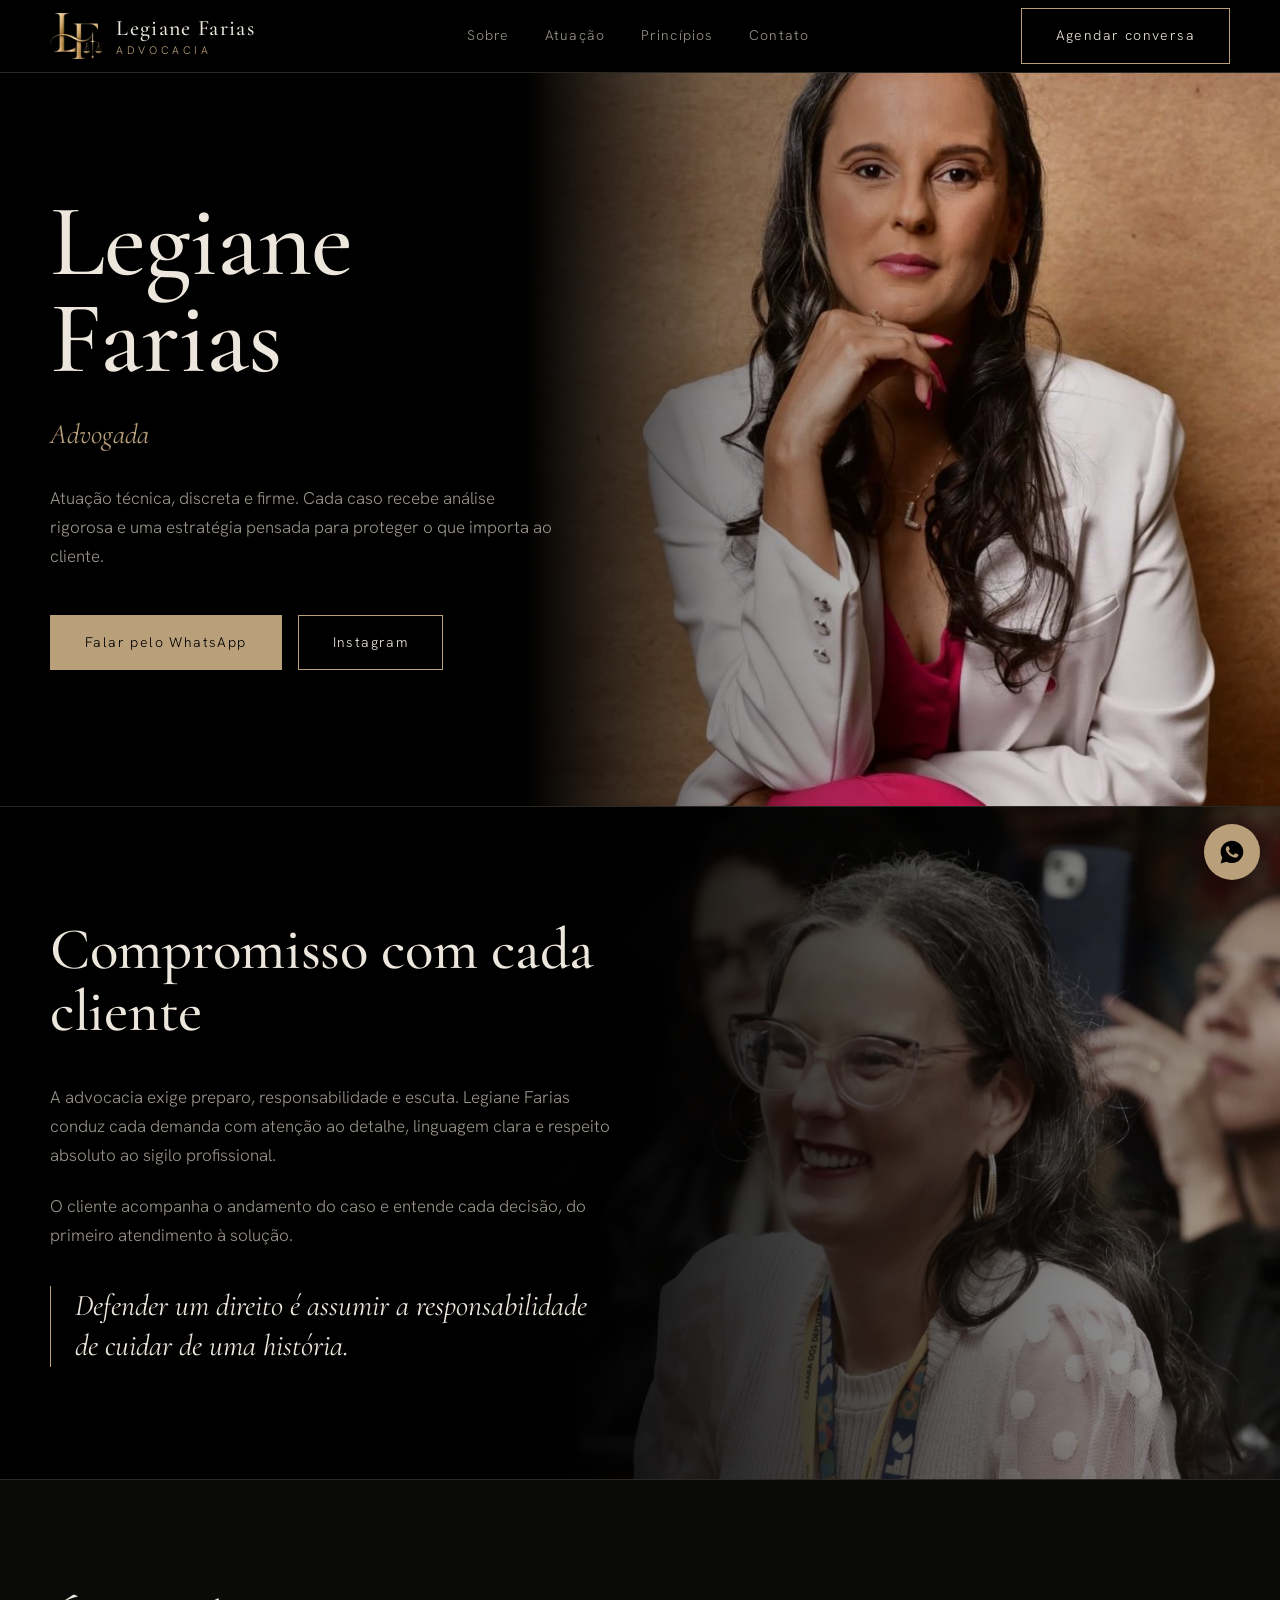
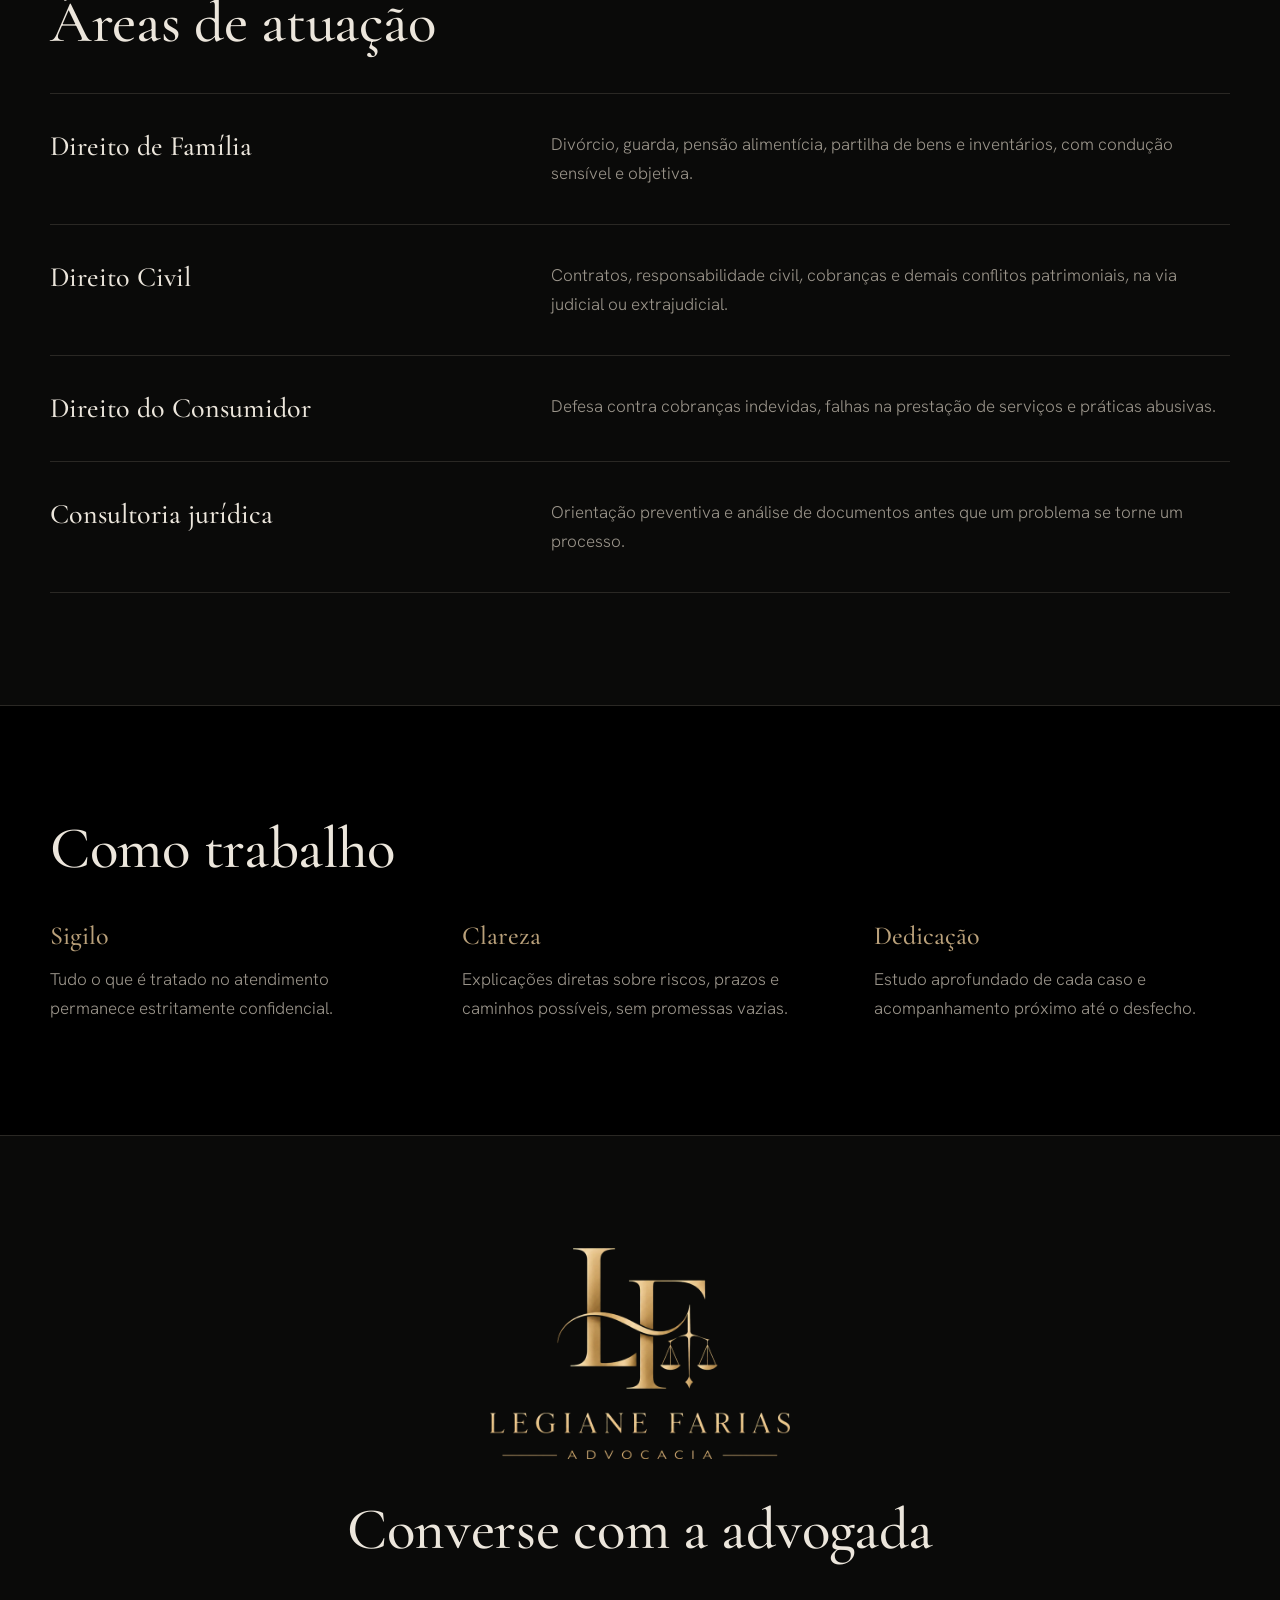
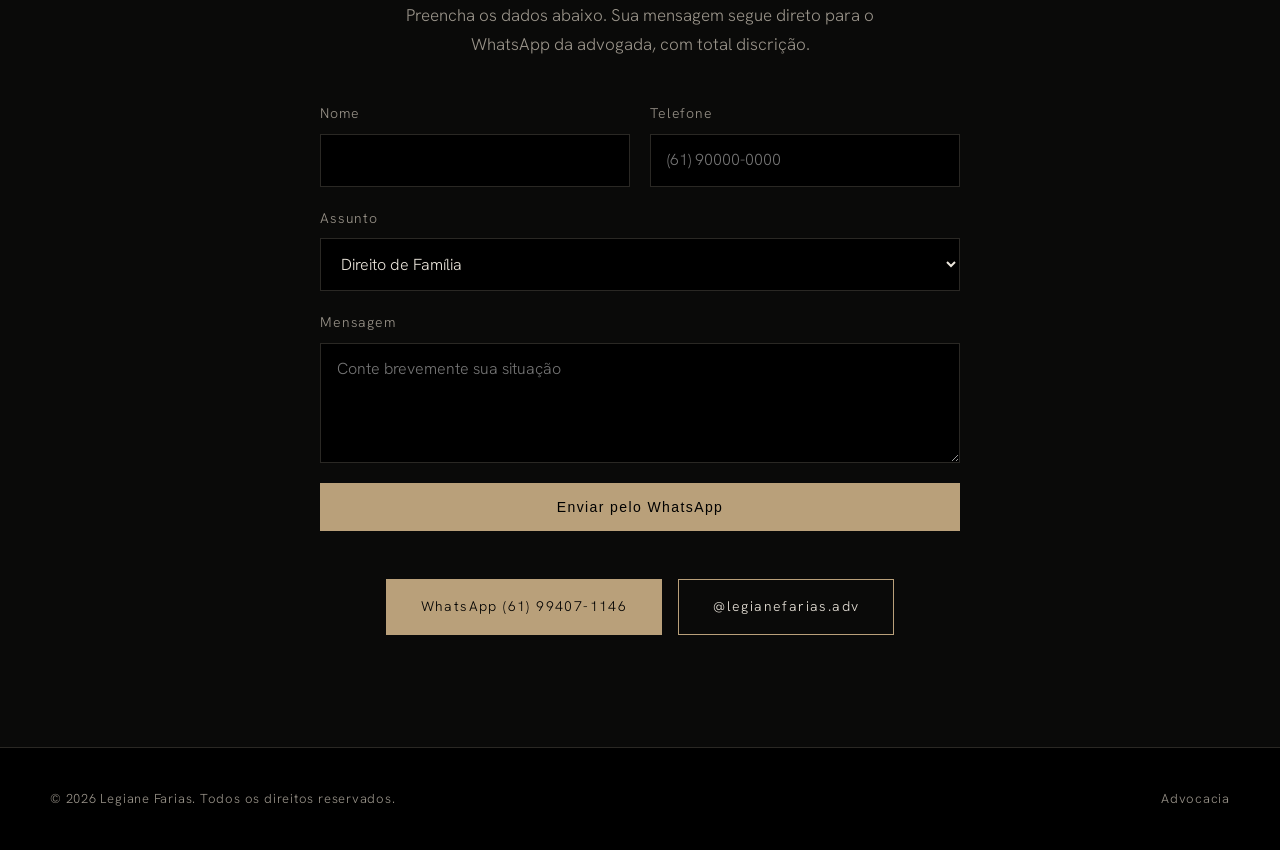
<file: index.html>
<!DOCTYPE html>
<html lang="pt-BR">
<head>
<meta charset="utf-8">
<meta name="viewport" content="width=device-width, initial-scale=1, viewport-fit=cover">
<title>Legiane Farias | Advocacia</title>
<meta name="description" content="Legiane Farias, advogada. Atendimento sério, sigiloso e dedicado a cada caso.">
<link rel="preconnect" href="https://fonts.googleapis.com">
<link rel="preconnect" href="https://fonts.gstatic.com" crossorigin>
<link href="https://fonts.googleapis.com/css2?family=Cormorant+Garamond:wght@400;500;600&family=Hanken+Grotesk:wght@300;400;500&display=swap" rel="stylesheet">
<style>
:root{color-scheme:dark;--bg:#000;--bg2:#0a0a09;--ink:#ece6dc;--mute:#9a948a;--line:#2a2824;--ac:#b9a07a;
--serif:'Cormorant Garamond',Georgia,'Times New Roman',serif;--sans:'Hanken Grotesk',system-ui,-apple-system,'Segoe UI',sans-serif;
box-sizing:border-box;padding-top:env(safe-area-inset-top,0px);padding-bottom:env(safe-area-inset-bottom,0px)}
*,*::before,*::after{box-sizing:inherit}
html{scroll-behavior:smooth;scroll-padding-top:80px}
body{margin:0;background:var(--bg);color:var(--ink);font:300 17px/1.7 var(--sans);-webkit-font-smoothing:antialiased}
a{color:inherit;text-decoration:none}
:focus-visible{outline:2px solid var(--ac);outline-offset:4px}
.wrap{width:min(1180px,100% - 48px);margin-inline:auto}
header{position:sticky;top:0;z-index:20;background:rgba(0,0,0,.88);backdrop-filter:blur(10px);border-bottom:1px solid var(--line)}
.nav{display:flex;justify-content:space-between;align-items:center;height:72px}
.brand{display:flex;align-items:center;gap:14px;font:500 22px/1 var(--serif);letter-spacing:.06em}.brand .mark{height:46px;width:auto;flex:none}.brand small{display:block;margin-top:6px;font:300 11px/1 var(--sans);letter-spacing:.32em;color:var(--ac)}
.nav ul{display:flex;gap:36px;list-style:none;margin:0;padding:0;font-size:14px;letter-spacing:.08em}
.nav ul a{color:var(--mute);transition:color .2s}.nav ul a:hover{color:var(--ink)}
.btn{display:inline-block;padding:15px 34px;border:1px solid var(--ac);color:var(--ink);font-size:14px;letter-spacing:.1em;transition:background .25s,color .25s}
.btn:hover{background:var(--ac);color:#000}
.btn.solid{background:var(--ac);color:#000}.btn.solid:hover{background:var(--ink);border-color:var(--ink)}
.hero{display:grid;grid-template-columns:1.4fr .6fr;gap:64px;align-items:center;padding:96px 0 112px}
.hero h1{font:500 clamp(54px,8vw,112px)/.95 var(--serif);margin:0 0 28px;letter-spacing:-.01em}
.hero .role{font:400 clamp(20px,2.4vw,28px)/1.3 var(--serif);color:var(--ac);font-style:italic;margin:0 0 32px}
.hero p.lead{max-width:30em;color:var(--mute);margin:0 0 44px}
.hero .acts{display:flex;gap:16px;flex-wrap:wrap}
.portrait{position:relative;width:100%;max-width:340px;justify-self:end;margin-right:24px}
.portrait::before{content:"";position:absolute;inset:24px -24px -24px 24px;border:1px solid var(--ac);opacity:.55}
.portrait img{position:relative;display:block;width:100%;height:auto}
.hero>*{animation:rise 1.1s cubic-bezier(.2,.7,.2,1) both}.hero>.portrait{animation-delay:.25s}
@keyframes rise{from{opacity:0;transform:translateY(24px)}to{opacity:1;transform:none}}
section{padding:112px 0;border-top:1px solid var(--line)}
h2{font:500 clamp(36px,4.6vw,60px)/1.05 var(--serif);margin:0 0 40px;letter-spacing:-.005em}
.about{display:grid;grid-template-columns:300px 1fr;gap:80px;align-items:center}
.about img{width:100%;height:auto;filter:grayscale(.35) contrast(1.05)}
.about p{color:var(--mute);max-width:36em;margin:0 0 22px}
.about p.q{font:italic 400 clamp(22px,2.6vw,30px)/1.35 var(--serif);color:var(--ink);border-left:1px solid var(--ac);padding-left:24px;margin:36px 0 0}
.areas{background:var(--bg2)}
.list{border-top:1px solid var(--line)}
.row{display:grid;grid-template-columns:minmax(200px,.8fr) 1.2fr;gap:48px;padding:36px 0;border-bottom:1px solid var(--line)}
.row h3{font:500 28px/1.2 var(--serif);margin:0}
.row p{margin:0;color:var(--mute);max-width:40em}
.pillars{display:grid;grid-template-columns:repeat(3,1fr);gap:56px}
.pillars h3{font:500 26px/1.2 var(--serif);color:var(--ac);margin:0 0 14px}
.pillars p{margin:0;color:var(--mute)}
.contact{text-align:center;background:var(--bg2)}
.contact h2{max-width:14em;margin-inline:auto}
.contact p{color:var(--mute);max-width:32em;margin:0 auto 44px}
.contact .acts{display:flex;gap:16px;justify-content:center;flex-wrap:wrap}
footer{padding:40px 0;border-top:1px solid var(--line);color:var(--mute);font-size:13px;letter-spacing:.06em}
footer .wrap{display:flex;justify-content:space-between;gap:16px;flex-wrap:wrap}
.wa{position:fixed;right:20px;bottom:calc(20px + env(safe-area-inset-bottom,0px));z-index:30;width:56px;height:56px;border-radius:50%;background:var(--ac);display:grid;place-items:center;box-shadow:0 8px 24px rgba(0,0,0,.6)}
.wa svg{width:28px;height:28px;fill:#000}
@media(max-width:900px){
 .nav ul{display:none}
 .hero,.about{grid-template-columns:1fr;gap:56px}.hero{padding:56px 0 80px}
 .portrait{order:-1;max-width:170px;justify-self:start;margin-right:16px}.portrait::before{inset:14px -14px -14px 14px}.about img{max-width:190px}.hero h1{font-size:46px;margin-bottom:20px}.hero{gap:40px;padding:40px 0 64px}h2{font-size:34px;margin-bottom:28px}.about{gap:36px}
 section{padding:80px 0}.row{grid-template-columns:1fr;gap:12px}.pillars{grid-template-columns:1fr;gap:40px}
}
.wf{display:grid;grid-template-columns:1fr 1fr;gap:20px;max-width:640px;margin:0 auto 48px;text-align:left}
.wf label{display:block;font-size:14px;letter-spacing:.06em;color:var(--mute)}
.wf .full{grid-column:1/-1}
.wf input,.wf select,.wf textarea{display:block;width:100%;margin-top:8px;padding:14px 16px;background:#000;color:var(--ink);border:1px solid var(--line);border-radius:0;font:300 16px/1.4 var(--sans)}
.wf input:focus,.wf select:focus,.wf textarea:focus{outline:none;border-color:var(--ac)}
.wf button{cursor:pointer}
.biglogo{display:block;width:min(300px,72%);height:auto;margin:0 auto 40px}
.herobg{position:relative;overflow:hidden;isolation:isolate}
.herobg::after{content:"";position:absolute;inset:0;z-index:-1;background:linear-gradient(90deg,#000 0,#000 41%,rgba(0,0,0,.45) 56%,rgba(0,0,0,.12) 80%)}
.herobg .portrait{position:absolute;top:0;right:0;bottom:0;left:40%;width:auto;max-width:none;margin:0;justify-self:stretch;align-self:stretch;z-index:-1;animation:none}
.herobg .portrait::before{display:none}
.herobg .portrait img{position:absolute;inset:0;width:100%;height:100%;object-fit:cover;object-position:50% 20%}
.herobg .hero{grid-template-columns:minmax(0,620px);padding:120px 0 136px}
#sobre{position:relative;overflow:hidden;isolation:isolate}
#sobre::after{content:"";position:absolute;inset:0;z-index:-1;background:linear-gradient(90deg,#000 0,#000 42%,rgba(0,0,0,.3) 100%)}
#sobre .about{grid-template-columns:minmax(0,560px)}
#sobre .about img{position:absolute;top:0;right:0;width:58%;max-width:none;height:100%;object-fit:cover;object-position:50% 30%;z-index:-1}
@media(max-width:900px){
.herobg::after{background:linear-gradient(180deg,rgba(0,0,0,.05) 0,#000 440px)}
.herobg .portrait{left:0;bottom:auto;height:460px}
.herobg .hero{padding:320px 0 72px}
#sobre::after{background:rgba(0,0,0,.78)}
#sobre .about img{width:100%}
#sobre .about{grid-template-columns:1fr}
.nav .btn{padding:10px 14px;font-size:12px;white-space:nowrap}
.brand{font-size:19px;white-space:nowrap}.brand .mark{height:40px}
}
@media(max-width:600px){.wf{grid-template-columns:1fr}}
@media(prefers-reduced-motion:reduce){*{animation:none!important;transition:none!important;scroll-behavior:auto!important}}
</style>
</head>
<body>
<header><div class="wrap nav">
 <a href="#topo" class="brand" aria-label="Legiane Farias, Advocacia"><img class="mark" src="[data-uri]" alt=""><span>Legiane Farias<small>ADVOCACIA</small></span></a>
 <ul><li><a href="#sobre">Sobre</a></li><li><a href="#atuacao">Atuação</a></li><li><a href="#principios">Princípios</a></li><li><a href="#contato">Contato</a></li></ul>
 <a class="btn" href="https://wa.me/5561994071146" target="_blank" rel="noopener">Agendar conversa</a>
</div></header>

<main id="topo">
<div class="herobg"><div class="wrap hero">
 <div>
  <h1>Legiane<br>Farias</h1>
  <p class="role">Advogada</p>
  <p class="lead">Atuação técnica, discreta e firme. Cada caso recebe análise rigorosa e uma estratégia pensada para proteger o que importa ao cliente.</p>
  <div class="acts">
   <a class="btn solid" href="https://wa.me/5561994071146?text=Ol%C3%A1%2C%20Dra.%20Legiane.%20Gostaria%20de%20agendar%20uma%20conversa." target="_blank" rel="noopener">Falar pelo WhatsApp</a>
   <a class="btn" href="https://www.instagram.com/legianefarias.adv/" target="_blank" rel="noopener">Instagram</a>
  </div>
 </div>
 <div class="portrait"><img src="[data-uri]" alt="Retrato da advogada Legiane Farias, de blazer branco" width="900" height="1199"></div>
</div></div>

<section id="sobre"><div class="wrap about">
 <img src="[data-uri]" alt="Legiane Farias sorrindo durante um evento" width="900" height="1200" loading="lazy">
 <div>
  <h2>Compromisso com cada cliente</h2>
  <p>A advocacia exige preparo, responsabilidade e escuta. Legiane Farias conduz cada demanda com atenção ao detalhe, linguagem clara e respeito absoluto ao sigilo profissional.</p>
  <p>O cliente acompanha o andamento do caso e entende cada decisão, do primeiro atendimento à solução.</p>
  <p class="q">Defender um direito é assumir a responsabilidade de cuidar de uma história.</p>
 </div>
</div></section>

<section id="atuacao" class="areas"><div class="wrap">
 <h2>Áreas de atuação</h2>
 <div class="list">
  <div class="row"><h3>Direito de Família</h3><p>Divórcio, guarda, pensão alimentícia, partilha de bens e inventários, com condução sensível e objetiva.</p></div>
  <div class="row"><h3>Direito Civil</h3><p>Contratos, responsabilidade civil, cobranças e demais conflitos patrimoniais, na via judicial ou extrajudicial.</p></div>
  <div class="row"><h3>Direito do Consumidor</h3><p>Defesa contra cobranças indevidas, falhas na prestação de serviços e práticas abusivas.</p></div>
  <div class="row"><h3>Consultoria jurídica</h3><p>Orientação preventiva e análise de documentos antes que um problema se torne um processo.</p></div>
 </div>
</div></section>

<section id="principios"><div class="wrap">
 <h2>Como trabalho</h2>
 <div class="pillars">
  <div><h3>Sigilo</h3><p>Tudo o que é tratado no atendimento permanece estritamente confidencial.</p></div>
  <div><h3>Clareza</h3><p>Explicações diretas sobre riscos, prazos e caminhos possíveis, sem promessas vazias.</p></div>
  <div><h3>Dedicação</h3><p>Estudo aprofundado de cada caso e acompanhamento próximo até o desfecho.</p></div>
 </div>
</div></section>

<section id="contato" class="contact"><div class="wrap">
 <img class="biglogo" src="[data-uri]" alt="Legiane Farias Advocacia" loading="lazy">
 <h2>Converse com a advogada</h2>
 <p>Preencha os dados abaixo. Sua mensagem segue direto para o WhatsApp da advogada, com total discrição.</p>
 <form id="wf" class="wf">
  <label>Nome<input name="nome" required autocomplete="name"></label>
  <label>Telefone<input name="tel" type="tel" required autocomplete="tel" placeholder="(61) 90000-0000"></label>
  <label class="full">Assunto<select name="assunto"><option>Direito de Família</option><option>Direito Civil</option><option>Direito do Consumidor</option><option>Consultoria jurídica</option><option>Outro assunto</option></select></label>
  <label class="full">Mensagem<textarea name="msg" rows="4" placeholder="Conte brevemente sua situação"></textarea></label>
  <button class="btn solid full" type="submit">Enviar pelo WhatsApp</button>
 </form>
 <div class="acts">
  <a class="btn solid" href="https://wa.me/5561994071146?text=Ol%C3%A1%2C%20Dra.%20Legiane.%20Gostaria%20de%20agendar%20uma%20conversa." target="_blank" rel="noopener">WhatsApp (61) 99407-1146</a>
  <a class="btn" href="https://www.instagram.com/legianefarias.adv/" target="_blank" rel="noopener">@legianefarias.adv</a>
 </div>
</div></section>
</main>

<footer><div class="wrap"><span>© 2026 Legiane Farias. Todos os direitos reservados.</span><span>Advocacia</span></div></footer>

<a class="wa" href="https://wa.me/5561994071146" target="_blank" rel="noopener" aria-label="Falar pelo WhatsApp">
<svg viewBox="0 0 32 32" aria-hidden="true"><path d="M16 3C8.8 3 3 8.7 3 15.8c0 2.4.7 4.700 1.900 6.600L3 29l6.800-1.800c1.800 1 3.900 1.500 6.100 1.500 7.200 0 13-5.700 13-12.900C29 8.700 23.200 3 16 3zm6.600 17.800c-.3.800-1.600 1.500-2.200 1.600-.6.100-1.300.1-2.100-.1-.5-.2-1.200-.4-2-.8-3.500-1.500-5.800-5-6-5.300-.2-.2-1.400-1.900-1.400-3.600 0-1.700.9-2.500 1.200-2.900.3-.3.700-.4.900-.4h.6c.2 0 .5-.1.800.6l1 2.400c.1.200.1.400 0 .6l-.4.600-.5.600c-.2.200-.4.400-.2.800.2.400 1 1.600 2.100 2.600 1.400 1.200 2.600 1.600 3 1.800.4.200.6.200.8-.1.200-.3.900-1.100 1.200-1.400.3-.4.500-.3.900-.2l2.300 1.100c.4.200.6.300.7.500.1.200.1 1-.3 1.800z"/></svg></a>
<script>
document.getElementById('wf').addEventListener('submit',function(e){
 e.preventDefault();var f=e.target;
 var t='Olá, Dra. Legiane. Meu nome é '+f.nome.value.trim()+'.\nTelefone: '+f.tel.value.trim()+'\nAssunto: '+f.assunto.value+(f.msg.value.trim()?'\nMensagem: '+f.msg.value.trim():'');
 window.open('https://wa.me/5561994071146?text='+encodeURIComponent(t),'_blank','noopener');
});
</script>
</body>
</html>
</file>
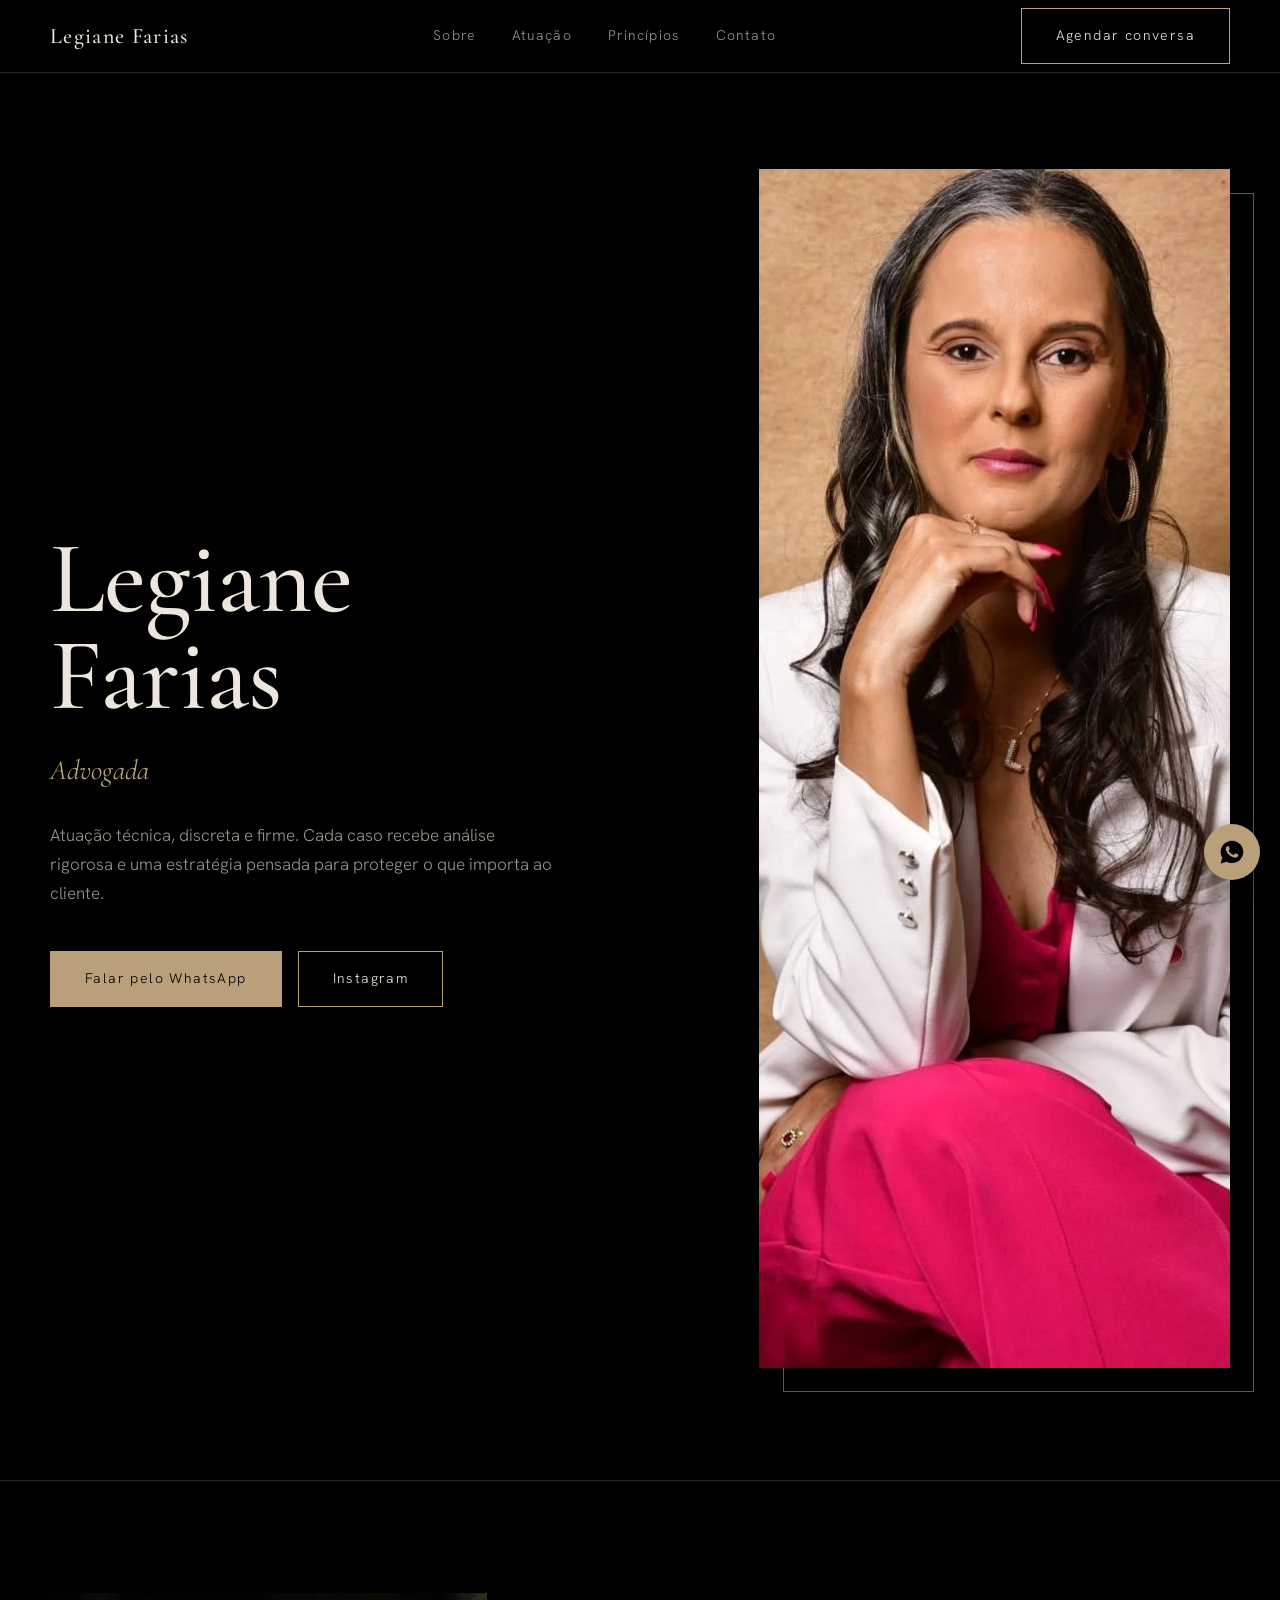
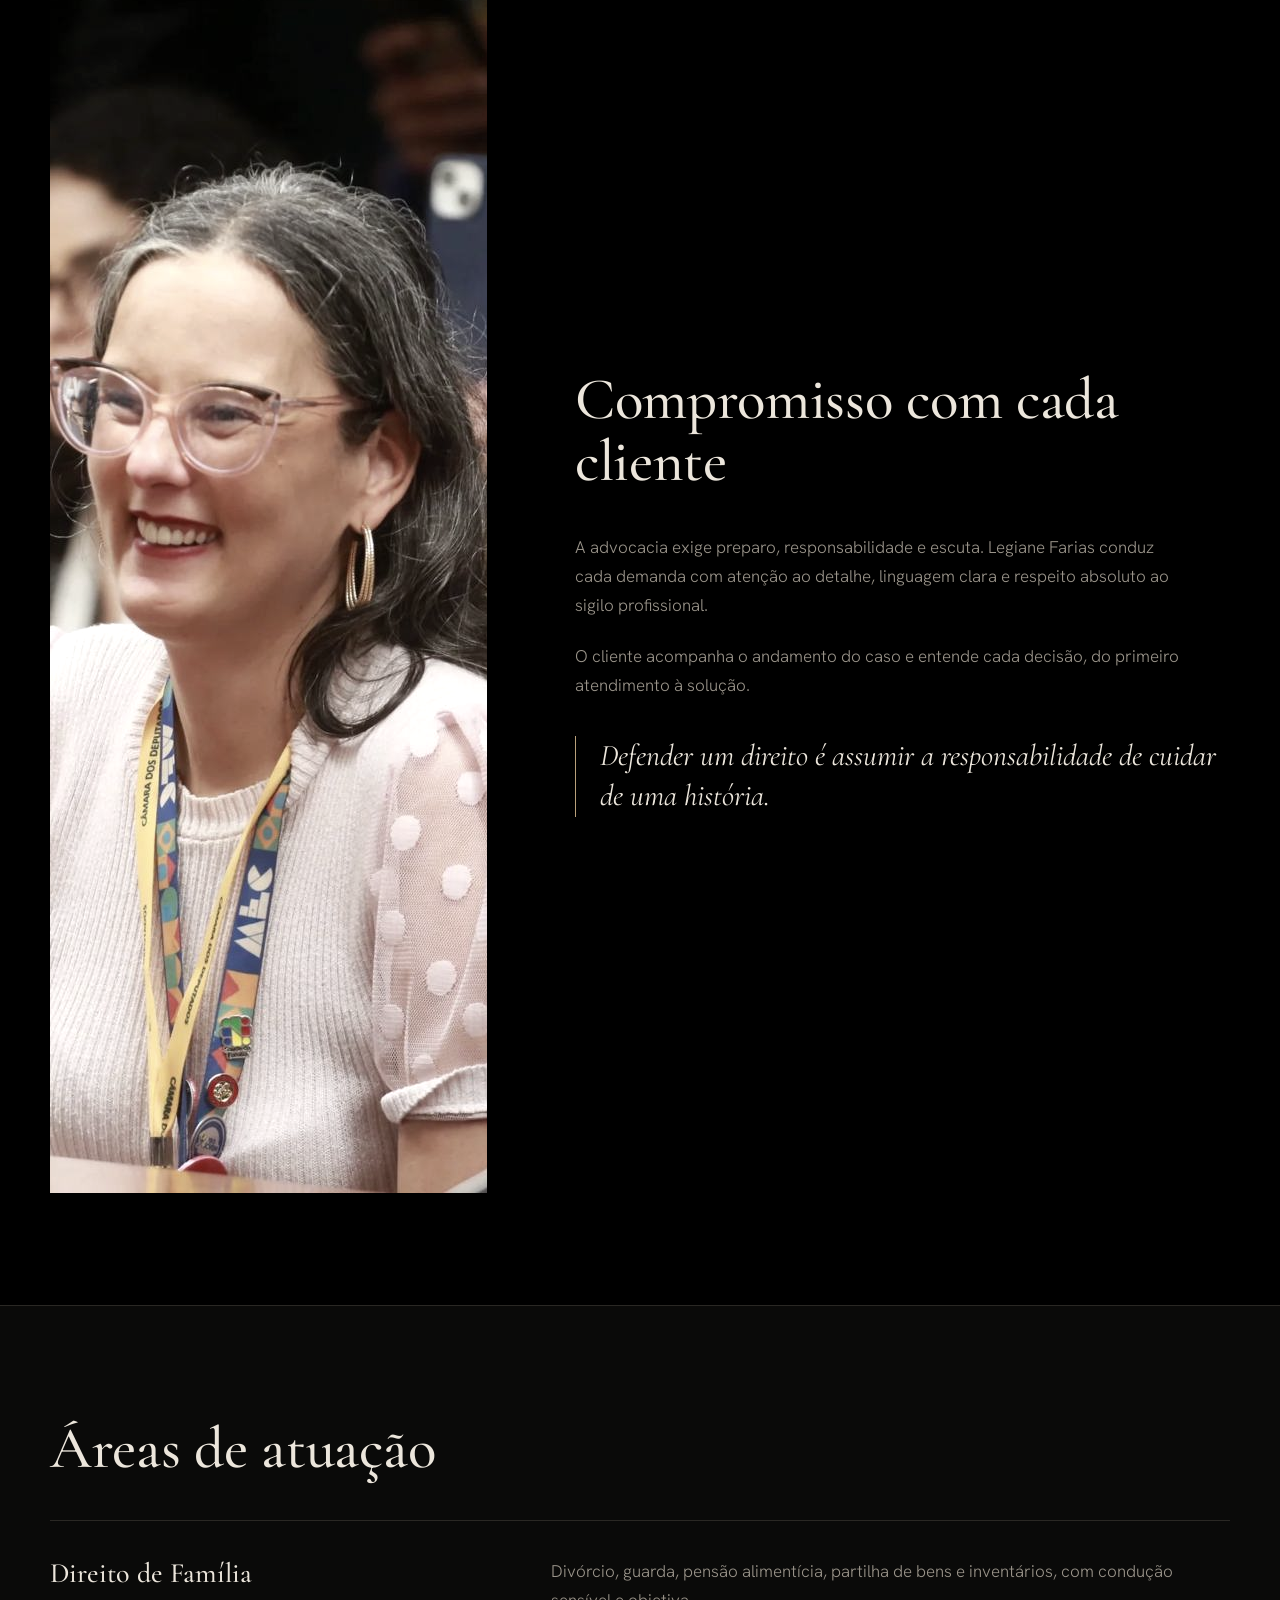
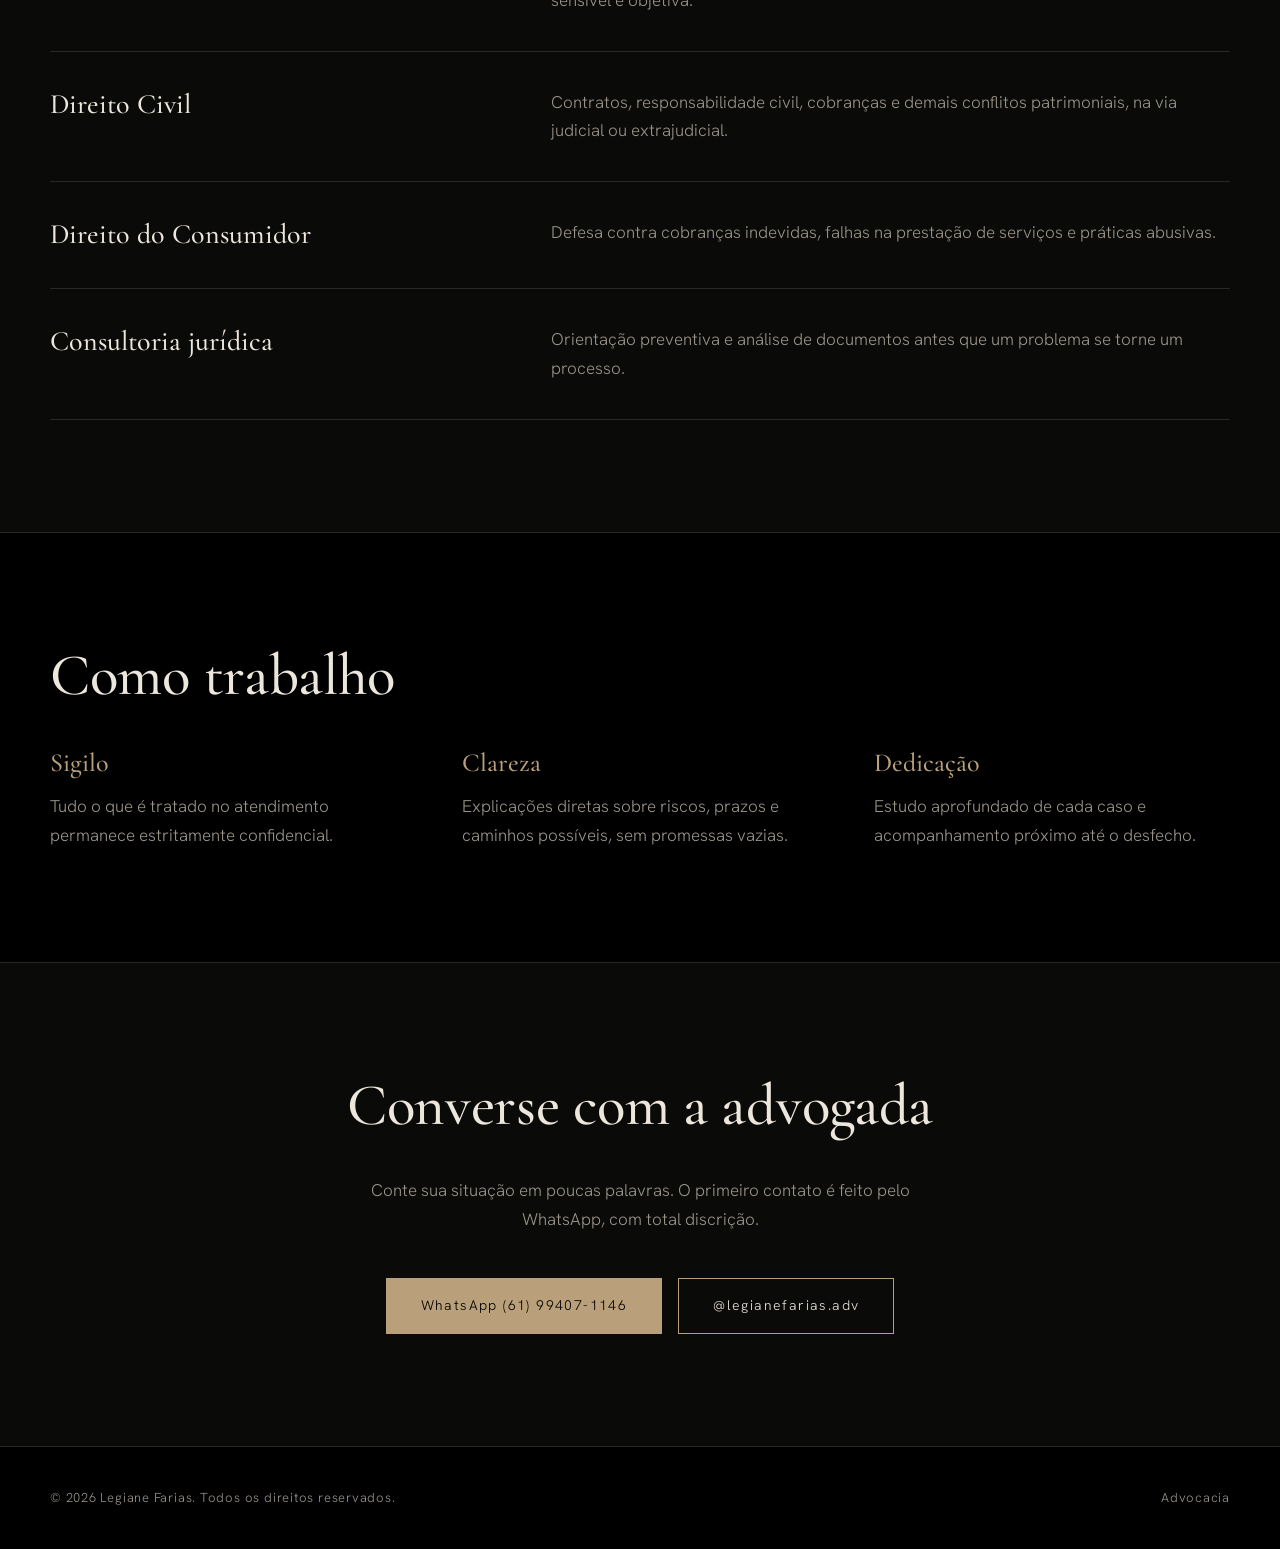
<file: Legiane Farias _ Advocacia.html>
<!DOCTYPE html>
<html lang="pt-BR">
<head>
<meta charset="utf-8">
<meta name="viewport" content="width=device-width, initial-scale=1, viewport-fit=cover">
<title>Legiane Farias | Advocacia</title>
<meta name="description" content="Legiane Farias, advogada. Atendimento sério, sigiloso e dedicado a cada caso.">
<link rel="preconnect" href="https://fonts.googleapis.com">
<link rel="preconnect" href="https://fonts.gstatic.com" crossorigin>
<link href="https://fonts.googleapis.com/css2?family=Cormorant+Garamond:wght@400;500;600&family=Hanken+Grotesk:wght@300;400;500&display=swap" rel="stylesheet">
<style>
:root{color-scheme:dark;--bg:#000;--bg2:#0a0a09;--ink:#ece6dc;--mute:#9a948a;--line:#2a2824;--ac:#b9a07a;
--serif:'Cormorant Garamond',Georgia,'Times New Roman',serif;--sans:'Hanken Grotesk',system-ui,-apple-system,'Segoe UI',sans-serif;
box-sizing:border-box;padding-top:env(safe-area-inset-top,0px);padding-bottom:env(safe-area-inset-bottom,0px)}
*,*::before,*::after{box-sizing:inherit}
html{scroll-behavior:smooth;scroll-padding-top:80px}
body{margin:0;background:var(--bg);color:var(--ink);font:300 17px/1.7 var(--sans);-webkit-font-smoothing:antialiased}
a{color:inherit;text-decoration:none}
:focus-visible{outline:2px solid var(--ac);outline-offset:4px}
.wrap{width:min(1180px,100% - 48px);margin-inline:auto}
header{position:sticky;top:0;z-index:20;background:rgba(0,0,0,.88);backdrop-filter:blur(10px);border-bottom:1px solid var(--line)}
.nav{display:flex;justify-content:space-between;align-items:center;height:72px}
.brand{font:500 22px/1 var(--serif);letter-spacing:.06em}
.nav ul{display:flex;gap:36px;list-style:none;margin:0;padding:0;font-size:14px;letter-spacing:.08em}
.nav ul a{color:var(--mute);transition:color .2s}.nav ul a:hover{color:var(--ink)}
.btn{display:inline-block;padding:15px 34px;border:1px solid var(--ac);color:var(--ink);font-size:14px;letter-spacing:.1em;transition:background .25s,color .25s}
.btn:hover{background:var(--ac);color:#000}
.btn.solid{background:var(--ac);color:#000}.btn.solid:hover{background:var(--ink);border-color:var(--ink)}
.hero{display:grid;grid-template-columns:1.15fr .85fr;gap:72px;align-items:center;padding:96px 0 112px}
.hero h1{font:500 clamp(54px,8vw,112px)/.95 var(--serif);margin:0 0 28px;letter-spacing:-.01em}
.hero .role{font:400 clamp(20px,2.4vw,28px)/1.3 var(--serif);color:var(--ac);font-style:italic;margin:0 0 32px}
.hero p.lead{max-width:30em;color:var(--mute);margin:0 0 44px}
.hero .acts{display:flex;gap:16px;flex-wrap:wrap}
.portrait{position:relative}
.portrait::before{content:"";position:absolute;inset:24px -24px -24px 24px;border:1px solid var(--ac);opacity:.55}
.portrait img{position:relative;display:block;width:100%;aspect-ratio:4/5;object-fit:cover;object-position:50% 20%}
.hero>*{animation:rise 1.1s cubic-bezier(.2,.7,.2,1) both}.hero>.portrait{animation-delay:.25s}
@keyframes rise{from{opacity:0;transform:translateY(24px)}to{opacity:1;transform:none}}
section{padding:112px 0;border-top:1px solid var(--line)}
h2{font:500 clamp(36px,4.6vw,60px)/1.05 var(--serif);margin:0 0 40px;letter-spacing:-.005em}
.about{display:grid;grid-template-columns:.8fr 1.2fr;gap:88px;align-items:center}
.about img{width:100%;aspect-ratio:4/5;object-fit:cover;object-position:50% 30%;filter:grayscale(.35) contrast(1.05)}
.about p{color:var(--mute);max-width:36em;margin:0 0 22px}
.about p.q{font:italic 400 clamp(22px,2.6vw,30px)/1.35 var(--serif);color:var(--ink);border-left:1px solid var(--ac);padding-left:24px;margin:36px 0 0}
.areas{background:var(--bg2)}
.list{border-top:1px solid var(--line)}
.row{display:grid;grid-template-columns:minmax(200px,.8fr) 1.2fr;gap:48px;padding:36px 0;border-bottom:1px solid var(--line)}
.row h3{font:500 28px/1.2 var(--serif);margin:0}
.row p{margin:0;color:var(--mute);max-width:40em}
.pillars{display:grid;grid-template-columns:repeat(3,1fr);gap:56px}
.pillars h3{font:500 26px/1.2 var(--serif);color:var(--ac);margin:0 0 14px}
.pillars p{margin:0;color:var(--mute)}
.contact{text-align:center;background:var(--bg2)}
.contact h2{max-width:14em;margin-inline:auto}
.contact p{color:var(--mute);max-width:32em;margin:0 auto 44px}
.contact .acts{display:flex;gap:16px;justify-content:center;flex-wrap:wrap}
footer{padding:40px 0;border-top:1px solid var(--line);color:var(--mute);font-size:13px;letter-spacing:.06em}
footer .wrap{display:flex;justify-content:space-between;gap:16px;flex-wrap:wrap}
.wa{position:fixed;right:20px;bottom:calc(20px + env(safe-area-inset-bottom,0px));z-index:30;width:56px;height:56px;border-radius:50%;background:var(--ac);display:grid;place-items:center;box-shadow:0 8px 24px rgba(0,0,0,.6)}
.wa svg{width:28px;height:28px;fill:#000}
@media(max-width:900px){
 .nav ul{display:none}
 .hero,.about{grid-template-columns:1fr;gap:56px}.hero{padding:56px 0 80px}
 .portrait{order:-1;max-width:420px;margin-right:24px}
 section{padding:80px 0}.row{grid-template-columns:1fr;gap:12px}.pillars{grid-template-columns:1fr;gap:40px}
}
@media(prefers-reduced-motion:reduce){*{animation:none!important;transition:none!important;scroll-behavior:auto!important}}
</style>
</head>
<body>
<header><div class="wrap nav">
 <a href="#topo" class="brand">Legiane Farias</a>
 <ul><li><a href="#sobre">Sobre</a></li><li><a href="#atuacao">Atuação</a></li><li><a href="#principios">Princípios</a></li><li><a href="#contato">Contato</a></li></ul>
 <a class="btn" href="https://wa.me/5561994071146" target="_blank" rel="noopener">Agendar conversa</a>
</div></header>

<main id="topo">
<div class="wrap hero">
 <div>
  <h1>Legiane<br>Farias</h1>
  <p class="role">Advogada</p>
  <p class="lead">Atuação técnica, discreta e firme. Cada caso recebe análise rigorosa e uma estratégia pensada para proteger o que importa ao cliente.</p>
  <div class="acts">
   <a class="btn solid" href="https://wa.me/5561994071146?text=Ol%C3%A1%2C%20Dra.%20Legiane.%20Gostaria%20de%20agendar%20uma%20conversa." target="_blank" rel="noopener">Falar pelo WhatsApp</a>
   <a class="btn" href="https://www.instagram.com/legianefarias.adv/" target="_blank" rel="noopener">Instagram</a>
  </div>
 </div>
 <div class="portrait"><img src="[data-uri]" alt="Retrato da advogada Legiane Farias, de blazer branco" width="900" height="1199"></div>
</div>

<section id="sobre"><div class="wrap about">
 <img src="[data-uri]" alt="Legiane Farias sorrindo durante um evento" width="900" height="1200" loading="lazy">
 <div>
  <h2>Compromisso com cada cliente</h2>
  <p>A advocacia exige preparo, responsabilidade e escuta. Legiane Farias conduz cada demanda com atenção ao detalhe, linguagem clara e respeito absoluto ao sigilo profissional.</p>
  <p>O cliente acompanha o andamento do caso e entende cada decisão, do primeiro atendimento à solução.</p>
  <p class="q">Defender um direito é assumir a responsabilidade de cuidar de uma história.</p>
 </div>
</div></section>

<section id="atuacao" class="areas"><div class="wrap">
 <h2>Áreas de atuação</h2>
 <div class="list">
  <div class="row"><h3>Direito de Família</h3><p>Divórcio, guarda, pensão alimentícia, partilha de bens e inventários, com condução sensível e objetiva.</p></div>
  <div class="row"><h3>Direito Civil</h3><p>Contratos, responsabilidade civil, cobranças e demais conflitos patrimoniais, na via judicial ou extrajudicial.</p></div>
  <div class="row"><h3>Direito do Consumidor</h3><p>Defesa contra cobranças indevidas, falhas na prestação de serviços e práticas abusivas.</p></div>
  <div class="row"><h3>Consultoria jurídica</h3><p>Orientação preventiva e análise de documentos antes que um problema se torne um processo.</p></div>
 </div>
</div></section>

<section id="principios"><div class="wrap">
 <h2>Como trabalho</h2>
 <div class="pillars">
  <div><h3>Sigilo</h3><p>Tudo o que é tratado no atendimento permanece estritamente confidencial.</p></div>
  <div><h3>Clareza</h3><p>Explicações diretas sobre riscos, prazos e caminhos possíveis, sem promessas vazias.</p></div>
  <div><h3>Dedicação</h3><p>Estudo aprofundado de cada caso e acompanhamento próximo até o desfecho.</p></div>
 </div>
</div></section>

<section id="contato" class="contact"><div class="wrap">
 <h2>Converse com a advogada</h2>
 <p>Conte sua situação em poucas palavras. O primeiro contato é feito pelo WhatsApp, com total discrição.</p>
 <div class="acts">
  <a class="btn solid" href="https://wa.me/5561994071146?text=Ol%C3%A1%2C%20Dra.%20Legiane.%20Gostaria%20de%20agendar%20uma%20conversa." target="_blank" rel="noopener">WhatsApp (61) 99407-1146</a>
  <a class="btn" href="https://www.instagram.com/legianefarias.adv/" target="_blank" rel="noopener">@legianefarias.adv</a>
 </div>
</div></section>
</main>

<footer><div class="wrap"><span>© 2026 Legiane Farias. Todos os direitos reservados.</span><span>Advocacia</span></div></footer>

<a class="wa" href="https://wa.me/5561994071146" target="_blank" rel="noopener" aria-label="Falar pelo WhatsApp">
<svg viewBox="0 0 32 32" aria-hidden="true"><path d="M16 3C8.8 3 3 8.7 3 15.8c0 2.4.7 4.700 1.900 6.600L3 29l6.800-1.800c1.800 1 3.900 1.500 6.100 1.500 7.200 0 13-5.700 13-12.900C29 8.700 23.200 3 16 3zm6.600 17.800c-.3.800-1.600 1.500-2.200 1.600-.6.100-1.300.1-2.100-.1-.5-.2-1.200-.4-2-.8-3.500-1.500-5.800-5-6-5.300-.2-.2-1.400-1.900-1.400-3.600 0-1.700.9-2.500 1.200-2.900.3-.3.700-.4.900-.4h.6c.2 0 .5-.1.800.6l1 2.400c.1.200.1.400 0 .6l-.4.600-.5.600c-.2.200-.4.400-.2.800.2.400 1 1.600 2.100 2.600 1.400 1.200 2.600 1.600 3 1.800.4.200.6.200.8-.1.200-.3.900-1.100 1.200-1.400.3-.4.500-.3.900-.2l2.300 1.100c.4.200.6.300.7.500.1.200.1 1-.3 1.800z"/></svg></a>
</body>
</html>
</file>
